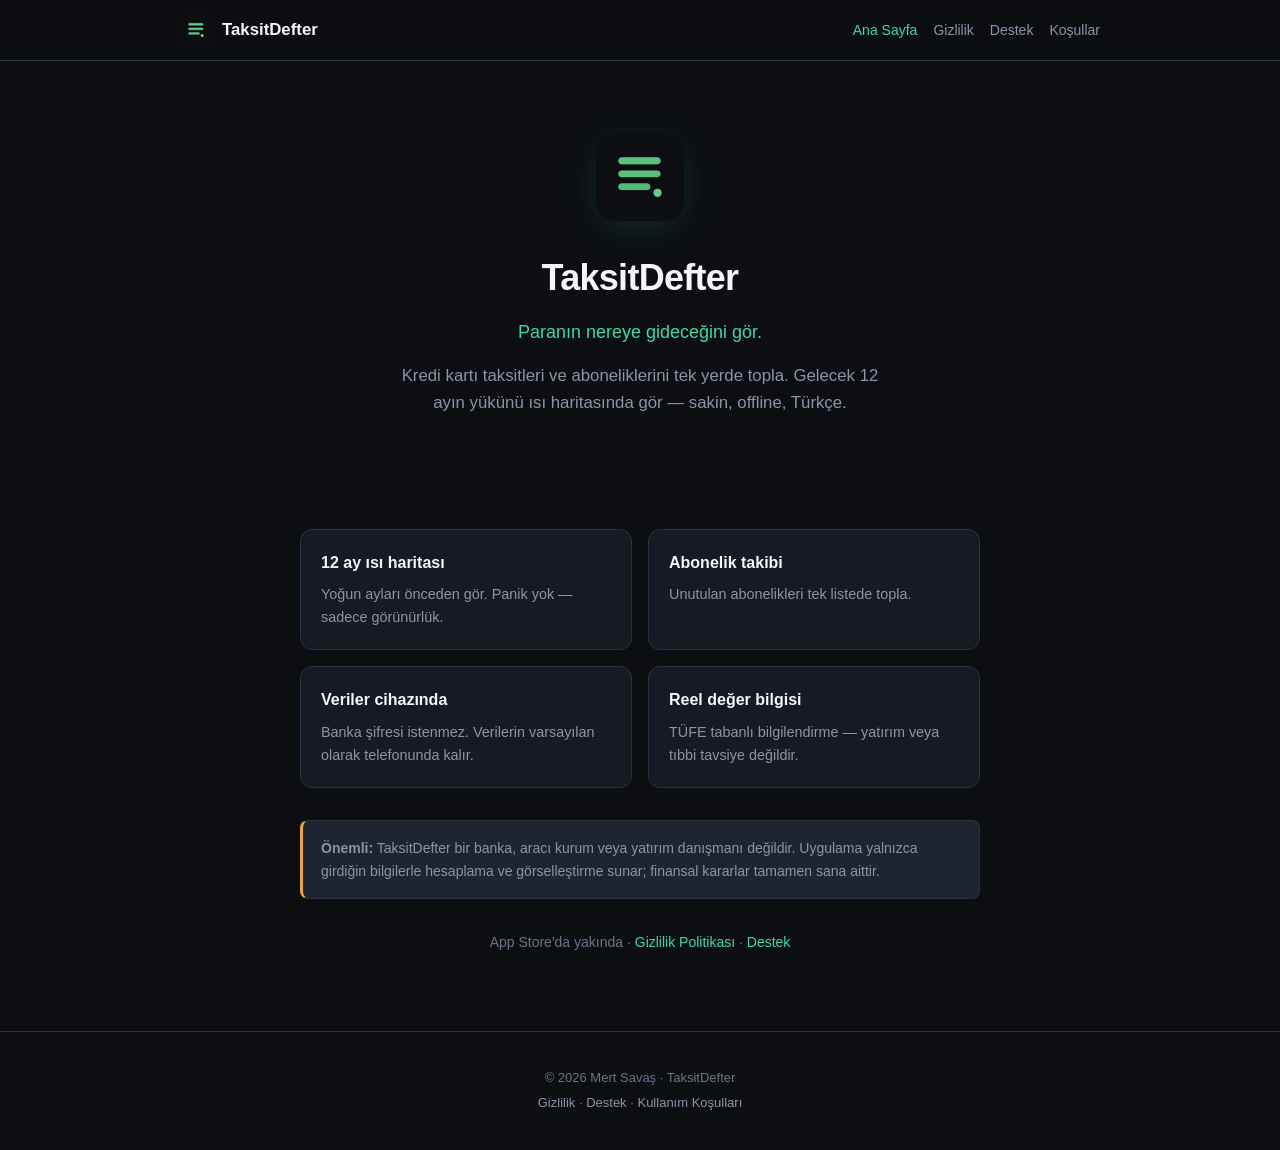
<file: index.html>
<!DOCTYPE html>
<html lang="tr">
  <head>
    <meta charset="utf-8" />
    <meta name="viewport" content="width=device-width, initial-scale=1" />
    <meta
      name="description"
      content="TaksitDefter — kredi kartı taksitleri ve aboneliklerini 12 ay gör. Sakin, offline finans takibi."
    />
    <meta property="og:title" content="TaksitDefter — Paranın nereye gideceğini gör" />
    <meta
      property="og:description"
      content="Kredi kartı taksitleri ve aboneliklerini tek yerde topla. Offline, Türkçe, banka bağlantısı yok."
    />
    <meta property="og:type" content="website" />
    <meta property="og:url" content="https://taksitdefter.app/" />
    <meta property="og:image" content="https://mertsavas97-spec.github.io/taksitdefter.app/assets/img/icon-512.png" />
    <meta name="theme-color" content="#0c0e12" />
    <title>TaksitDefter — Paranın nereye gideceğini gör</title>
    <link rel="icon" href="/assets/img/favicon.png" type="image/png" sizes="32x32" />
    <link rel="apple-touch-icon" href="/assets/img/apple-touch-icon.png" sizes="180x180" />
    <link rel="stylesheet" href="/assets/css/site.css" />
  </head>
  <body>
    <header class="site-header">
      <div class="site-header-inner">
        <a class="brand" href="/">
          <img src="/assets/img/favicon.png" width="32" height="32" alt="" />
          TaksitDefter
        </a>
        <nav class="nav" aria-label="Ana menü">
          <a href="/" aria-current="page">Ana Sayfa</a>
          <a href="/gizlilik/">Gizlilik</a>
          <a href="/destek/">Destek</a>
          <a href="/kullanim-kosullari/">Koşullar</a>
        </nav>
      </div>
    </header>

    <main>
      <section class="hero">
        <img class="hero-icon" src="/assets/img/icon.png" width="88" height="88" alt="TaksitDefter uygulama ikonu" />
        <h1>TaksitDefter</h1>
        <p class="tagline">Paranın nereye gideceğini gör.</p>
        <p class="lead">
          Kredi kartı taksitleri ve aboneliklerini tek yerde topla. Gelecek 12 ayın yükünü ısı haritasında gör —
          sakin, offline, Türkçe.
        </p>
      </section>

      <div class="card-grid">
        <article class="card">
          <h3>12 ay ısı haritası</h3>
          <p>Yoğun ayları önceden gör. Panik yok — sadece görünürlük.</p>
        </article>
        <article class="card">
          <h3>Abonelik takibi</h3>
          <p>Unutulan abonelikleri tek listede topla.</p>
        </article>
        <article class="card">
          <h3>Veriler cihazında</h3>
          <p>Banka şifresi istenmez. Verilerin varsayılan olarak telefonunda kalır.</p>
        </article>
        <article class="card">
          <h3>Reel değer bilgisi</h3>
          <p>TÜFE tabanlı bilgilendirme — yatırım veya tıbbi tavsiye değildir.</p>
        </article>
      </div>

      <aside class="disclaimer-banner" role="note">
        <strong>Önemli:</strong> TaksitDefter bir banka, aracı kurum veya yatırım danışmanı değildir. Uygulama
        yalnızca girdiğin bilgilerle hesaplama ve görselleştirme sunar; finansal kararlar tamamen sana aittir.
      </aside>

      <p style="text-align: center; color: var(--text-muted); font-size: 0.875rem">
        App Store'da yakında ·
        <a href="/gizlilik/">Gizlilik Politikası</a> ·
        <a href="/destek/">Destek</a>
      </p>
    </main>

    <footer class="site-footer">
      <p>© 2026 Mert Savaş · TaksitDefter</p>
      <p>
        <a href="/gizlilik/">Gizlilik</a> ·
        <a href="/destek/">Destek</a> ·
        <a href="/kullanim-kosullari/">Kullanım Koşulları</a>
      </p>
    </footer>
  </body>
</html>
</file>
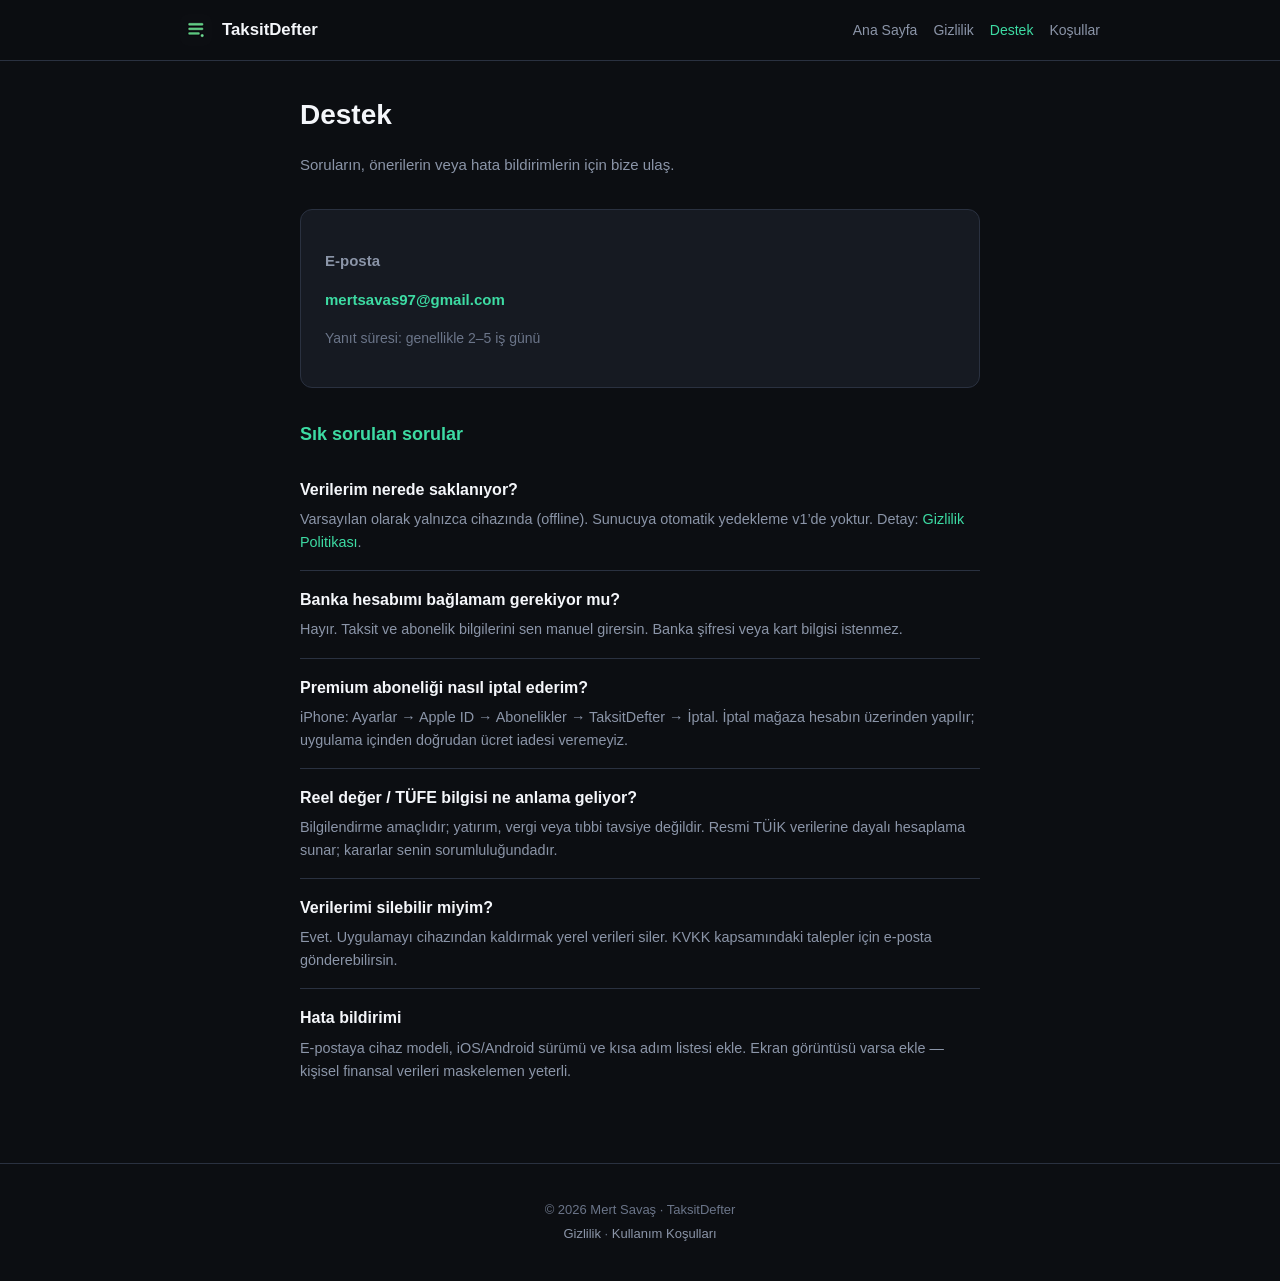
<file: destek/index.html>
<!DOCTYPE html>
<html lang="tr">
  <head>
    <meta charset="utf-8" />
    <meta name="viewport" content="width=device-width, initial-scale=1" />
    <meta name="description" content="TaksitDefter destek ve iletişim." />
    <title>Destek — TaksitDefter</title>
    <link rel="icon" href="/assets/img/favicon.png" type="image/png" sizes="32x32" />
    <link rel="apple-touch-icon" href="/assets/img/apple-touch-icon.png" sizes="180x180" />
    <link rel="stylesheet" href="/assets/css/site.css" />
  </head>
  <body>
    <header class="site-header">
      <div class="site-header-inner">
        <a class="brand" href="/">
          <img src="/assets/img/favicon.png" width="32" height="32" alt="" />
          TaksitDefter
        </a>
        <nav class="nav" aria-label="Ana menü">
          <a href="/">Ana Sayfa</a>
          <a href="/gizlilik/">Gizlilik</a>
          <a href="/destek/" aria-current="page">Destek</a>
          <a href="/kullanim-kosullari/">Koşullar</a>
        </nav>
      </div>
    </header>

    <main class="legal-doc">
      <h1>Destek</h1>
      <p class="legal-meta">Soruların, önerilerin veya hata bildirimlerin için bize ulaş.</p>

      <div class="contact-box">
        <p><strong>E-posta</strong></p>
        <p><a href="mailto:mertsavas97@gmail.com">mertsavas97@gmail.com</a></p>
        <p style="margin-top: 0.75rem; font-size: 0.875rem; color: var(--text-muted)">
          Yanıt süresi: genellikle 2–5 iş günü
        </p>
      </div>

      <h2>Sık sorulan sorular</h2>

      <div class="faq-item">
        <strong>Verilerim nerede saklanıyor?</strong>
        <p>
          Varsayılan olarak yalnızca cihazında (offline). Sunucuya otomatik yedekleme v1’de yoktur. Detay:
          <a href="/gizlilik/">Gizlilik Politikası</a>.
        </p>
      </div>

      <div class="faq-item">
        <strong>Banka hesabımı bağlamam gerekiyor mu?</strong>
        <p>Hayır. Taksit ve abonelik bilgilerini sen manuel girersin. Banka şifresi veya kart bilgisi istenmez.</p>
      </div>

      <div class="faq-item">
        <strong>Premium aboneliği nasıl iptal ederim?</strong>
        <p>
          iPhone: Ayarlar → Apple ID → Abonelikler → TaksitDefter → İptal. İptal mağaza hesabın üzerinden yapılır;
          uygulama içinden doğrudan ücret iadesi veremeyiz.
        </p>
      </div>

      <div class="faq-item">
        <strong>Reel değer / TÜFE bilgisi ne anlama geliyor?</strong>
        <p>
          Bilgilendirme amaçlıdır; yatırım, vergi veya tıbbi tavsiye değildir. Resmi TÜİK verilerine dayalı
          hesaplama sunar; kararlar senin sorumluluğundadır.
        </p>
      </div>

      <div class="faq-item">
        <strong>Verilerimi silebilir miyim?</strong>
        <p>
          Evet. Uygulamayı cihazından kaldırmak yerel verileri siler. KVKK kapsamındaki talepler için e-posta
          gönderebilirsin.
        </p>
      </div>

      <div class="faq-item">
        <strong>Hata bildirimi</strong>
        <p>
          E-postaya cihaz modeli, iOS/Android sürümü ve kısa adım listesi ekle. Ekran görüntüsü varsa ekle — kişisel
          finansal verileri maskelemen yeterli.
        </p>
      </div>
    </main>

    <footer class="site-footer">
      <p>© 2026 Mert Savaş · TaksitDefter</p>
      <p><a href="/gizlilik/">Gizlilik</a> · <a href="/kullanim-kosullari/">Kullanım Koşulları</a></p>
    </footer>
  </body>
</html>
</file>
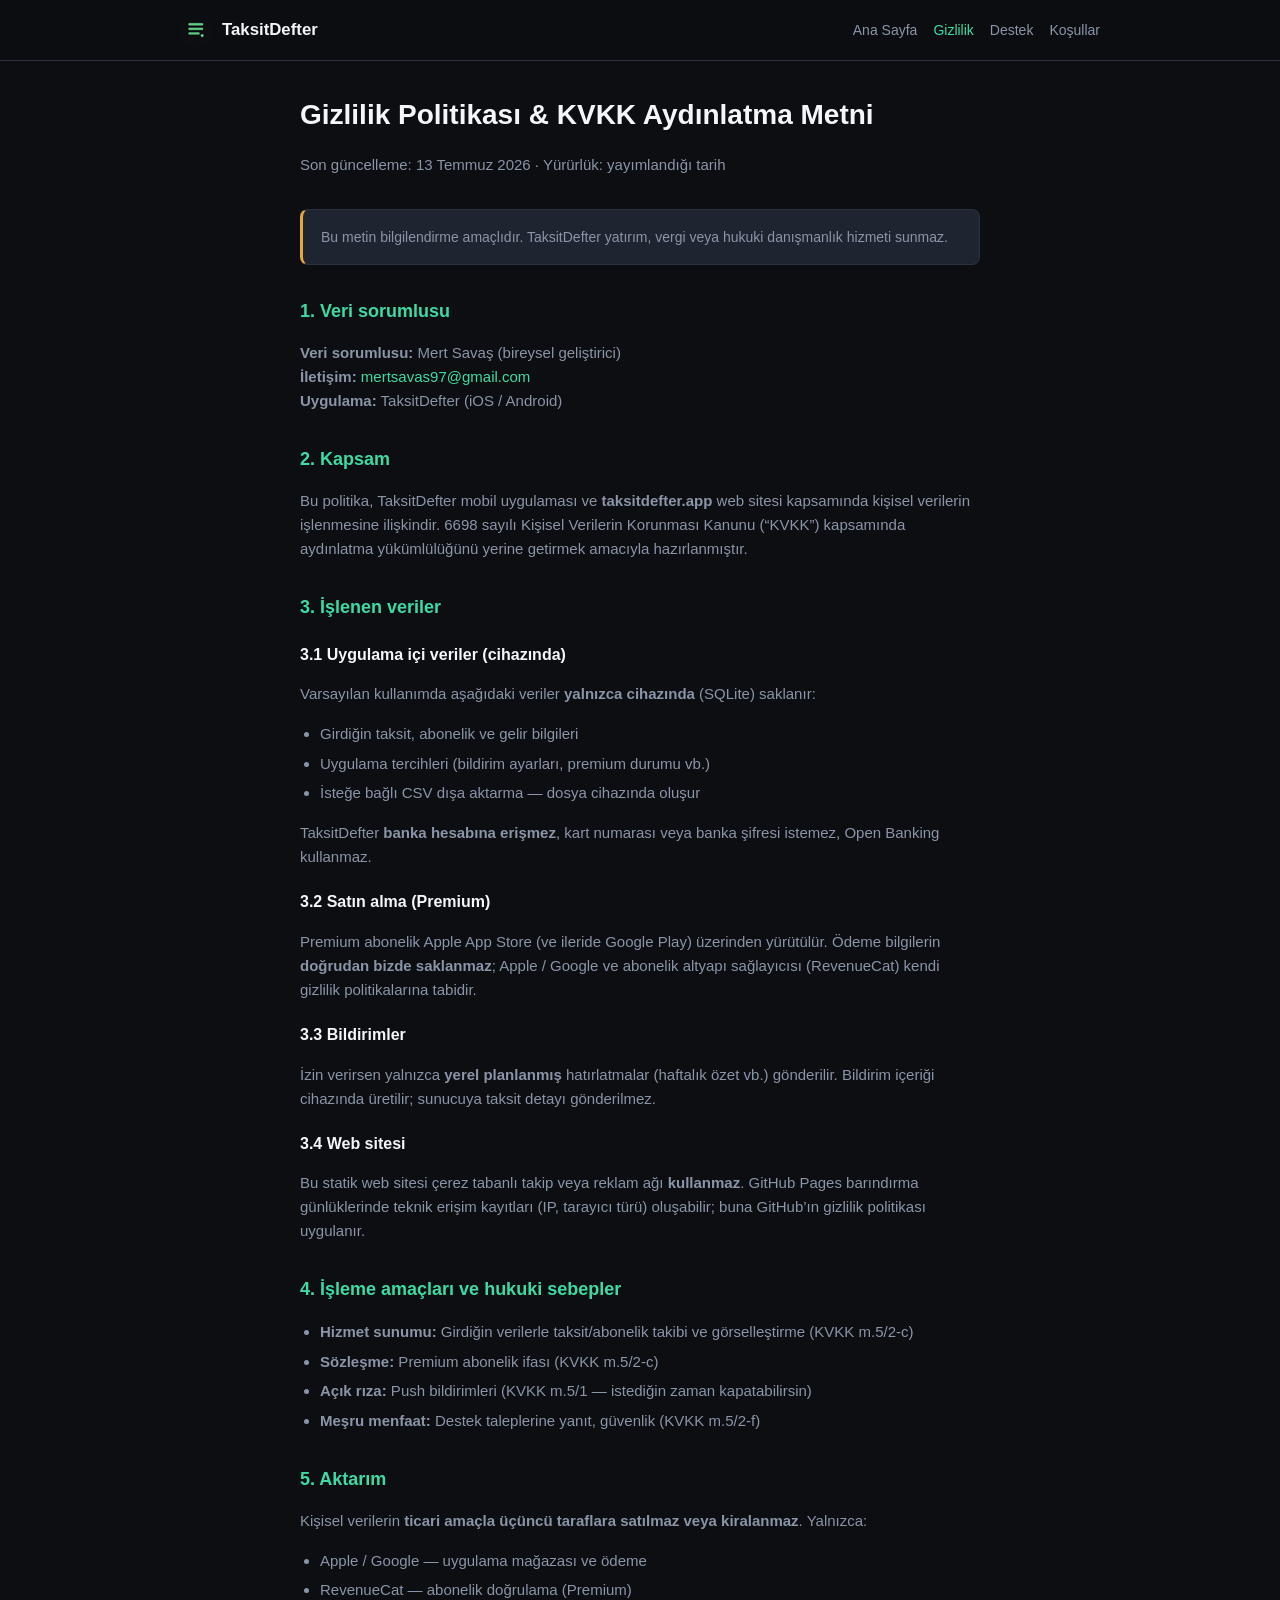
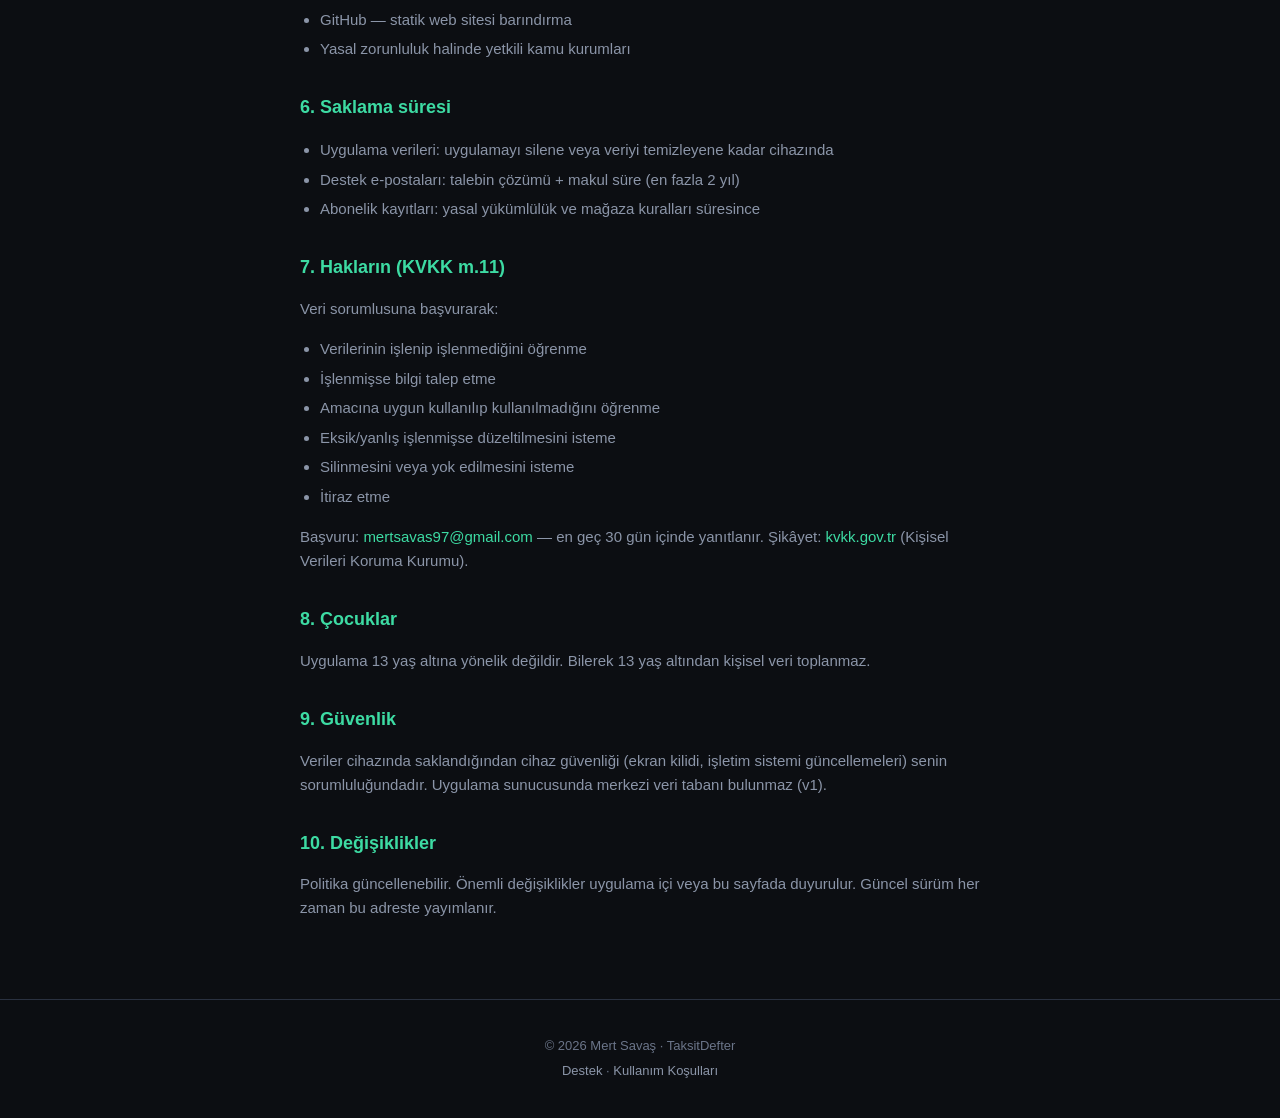
<file: gizlilik/index.html>
<!DOCTYPE html>
<html lang="tr">
  <head>
    <meta charset="utf-8" />
    <meta name="viewport" content="width=device-width, initial-scale=1" />
    <meta name="description" content="TaksitDefter gizlilik politikası ve KVKK aydınlatma metni." />
    <title>Gizlilik Politikası — TaksitDefter</title>
    <link rel="icon" href="/assets/img/favicon.png" type="image/png" sizes="32x32" />
    <link rel="apple-touch-icon" href="/assets/img/apple-touch-icon.png" sizes="180x180" />
    <link rel="stylesheet" href="/assets/css/site.css" />
  </head>
  <body>
    <header class="site-header">
      <div class="site-header-inner">
        <a class="brand" href="/">
          <img src="/assets/img/favicon.png" width="32" height="32" alt="" />
          TaksitDefter
        </a>
        <nav class="nav" aria-label="Ana menü">
          <a href="/">Ana Sayfa</a>
          <a href="/gizlilik/" aria-current="page">Gizlilik</a>
          <a href="/destek/">Destek</a>
          <a href="/kullanim-kosullari/">Koşullar</a>
        </nav>
      </div>
    </header>

    <main class="legal-doc">
      <h1>Gizlilik Politikası &amp; KVKK Aydınlatma Metni</h1>
      <p class="legal-meta">Son güncelleme: 13 Temmuz 2026 · Yürürlük: yayımlandığı tarih</p>

      <aside class="disclaimer-banner" role="note">
        Bu metin bilgilendirme amaçlıdır. TaksitDefter yatırım, vergi veya hukuki danışmanlık hizmeti sunmaz.
      </aside>

      <h2>1. Veri sorumlusu</h2>
      <p>
        <strong>Veri sorumlusu:</strong> Mert Savaş (bireysel geliştirici)<br />
        <strong>İletişim:</strong> <a href="mailto:mertsavas97@gmail.com">mertsavas97@gmail.com</a><br />
        <strong>Uygulama:</strong> TaksitDefter (iOS / Android)
      </p>

      <h2>2. Kapsam</h2>
      <p>
        Bu politika, TaksitDefter mobil uygulaması ve <strong>taksitdefter.app</strong> web sitesi kapsamında
        kişisel verilerin işlenmesine ilişkindir. 6698 sayılı Kişisel Verilerin Korunması Kanunu (“KVKK”) kapsamında
        aydınlatma yükümlülüğünü yerine getirmek amacıyla hazırlanmıştır.
      </p>

      <h2>3. İşlenen veriler</h2>
      <h3>3.1 Uygulama içi veriler (cihazında)</h3>
      <p>Varsayılan kullanımda aşağıdaki veriler <strong>yalnızca cihazında</strong> (SQLite) saklanır:</p>
      <ul>
        <li>Girdiğin taksit, abonelik ve gelir bilgileri</li>
        <li>Uygulama tercihleri (bildirim ayarları, premium durumu vb.)</li>
        <li>İsteğe bağlı CSV dışa aktarma — dosya cihazında oluşur</li>
      </ul>
      <p>
        TaksitDefter <strong>banka hesabına erişmez</strong>, kart numarası veya banka şifresi istemez, Open Banking
        kullanmaz.
      </p>

      <h3>3.2 Satın alma (Premium)</h3>
      <p>
        Premium abonelik Apple App Store (ve ileride Google Play) üzerinden yürütülür. Ödeme bilgilerin
        <strong>doğrudan bizde saklanmaz</strong>; Apple / Google ve abonelik altyapı sağlayıcısı
        (RevenueCat) kendi gizlilik politikalarına tabidir.
      </p>

      <h3>3.3 Bildirimler</h3>
      <p>
        İzin verirsen yalnızca <strong>yerel planlanmış</strong> hatırlatmalar (haftalık özet vb.) gönderilir.
        Bildirim içeriği cihazında üretilir; sunucuya taksit detayı gönderilmez.
      </p>

      <h3>3.4 Web sitesi</h3>
      <p>
        Bu statik web sitesi çerez tabanlı takip veya reklam ağı <strong>kullanmaz</strong>. GitHub Pages barındırma
        günlüklerinde teknik erişim kayıtları (IP, tarayıcı türü) oluşabilir; buna GitHub’ın gizlilik politikası
        uygulanır.
      </p>

      <h2>4. İşleme amaçları ve hukuki sebepler</h2>
      <ul>
        <li><strong>Hizmet sunumu:</strong> Girdiğin verilerle taksit/abonelik takibi ve görselleştirme (KVKK m.5/2-c)</li>
        <li><strong>Sözleşme:</strong> Premium abonelik ifası (KVKK m.5/2-c)</li>
        <li><strong>Açık rıza:</strong> Push bildirimleri (KVKK m.5/1 — istediğin zaman kapatabilirsin)</li>
        <li><strong>Meşru menfaat:</strong> Destek taleplerine yanıt, güvenlik (KVKK m.5/2-f)</li>
      </ul>

      <h2>5. Aktarım</h2>
      <p>
        Kişisel verilerin <strong>ticari amaçla üçüncü taraflara satılmaz veya kiralanmaz</strong>. Yalnızca:
      </p>
      <ul>
        <li>Apple / Google — uygulama mağazası ve ödeme</li>
        <li>RevenueCat — abonelik doğrulama (Premium)</li>
        <li>GitHub — statik web sitesi barındırma</li>
        <li>Yasal zorunluluk halinde yetkili kamu kurumları</li>
      </ul>

      <h2>6. Saklama süresi</h2>
      <ul>
        <li>Uygulama verileri: uygulamayı silene veya veriyi temizleyene kadar cihazında</li>
        <li>Destek e-postaları: talebin çözümü + makul süre (en fazla 2 yıl)</li>
        <li>Abonelik kayıtları: yasal yükümlülük ve mağaza kuralları süresince</li>
      </ul>

      <h2>7. Hakların (KVKK m.11)</h2>
      <p>Veri sorumlusuna başvurarak:</p>
      <ul>
        <li>Verilerinin işlenip işlenmediğini öğrenme</li>
        <li>İşlenmişse bilgi talep etme</li>
        <li>Amacına uygun kullanılıp kullanılmadığını öğrenme</li>
        <li>Eksik/yanlış işlenmişse düzeltilmesini isteme</li>
        <li>Silinmesini veya yok edilmesini isteme</li>
        <li>İtiraz etme</li>
      </ul>
      <p>
        Başvuru: <a href="mailto:mertsavas97@gmail.com">mertsavas97@gmail.com</a> — en geç 30 gün içinde yanıtlanır.
        Şikâyet: <a href="https://www.kvkk.gov.tr" rel="noopener noreferrer">kvkk.gov.tr</a> (Kişisel Verileri Koruma Kurumu).
      </p>

      <h2>8. Çocuklar</h2>
      <p>
        Uygulama 13 yaş altına yönelik değildir. Bilerek 13 yaş altından kişisel veri toplanmaz.
      </p>

      <h2>9. Güvenlik</h2>
      <p>
        Veriler cihazında saklandığından cihaz güvenliği (ekran kilidi, işletim sistemi güncellemeleri) senin
        sorumluluğundadır. Uygulama sunucusunda merkezi veri tabanı bulunmaz (v1).
      </p>

      <h2>10. Değişiklikler</h2>
      <p>
        Politika güncellenebilir. Önemli değişiklikler uygulama içi veya bu sayfada duyurulur. Güncel sürüm her zaman
        bu adreste yayımlanır.
      </p>
    </main>

    <footer class="site-footer">
      <p>© 2026 Mert Savaş · TaksitDefter</p>
      <p><a href="/destek/">Destek</a> · <a href="/kullanim-kosullari/">Kullanım Koşulları</a></p>
    </footer>
  </body>
</html>
</file>
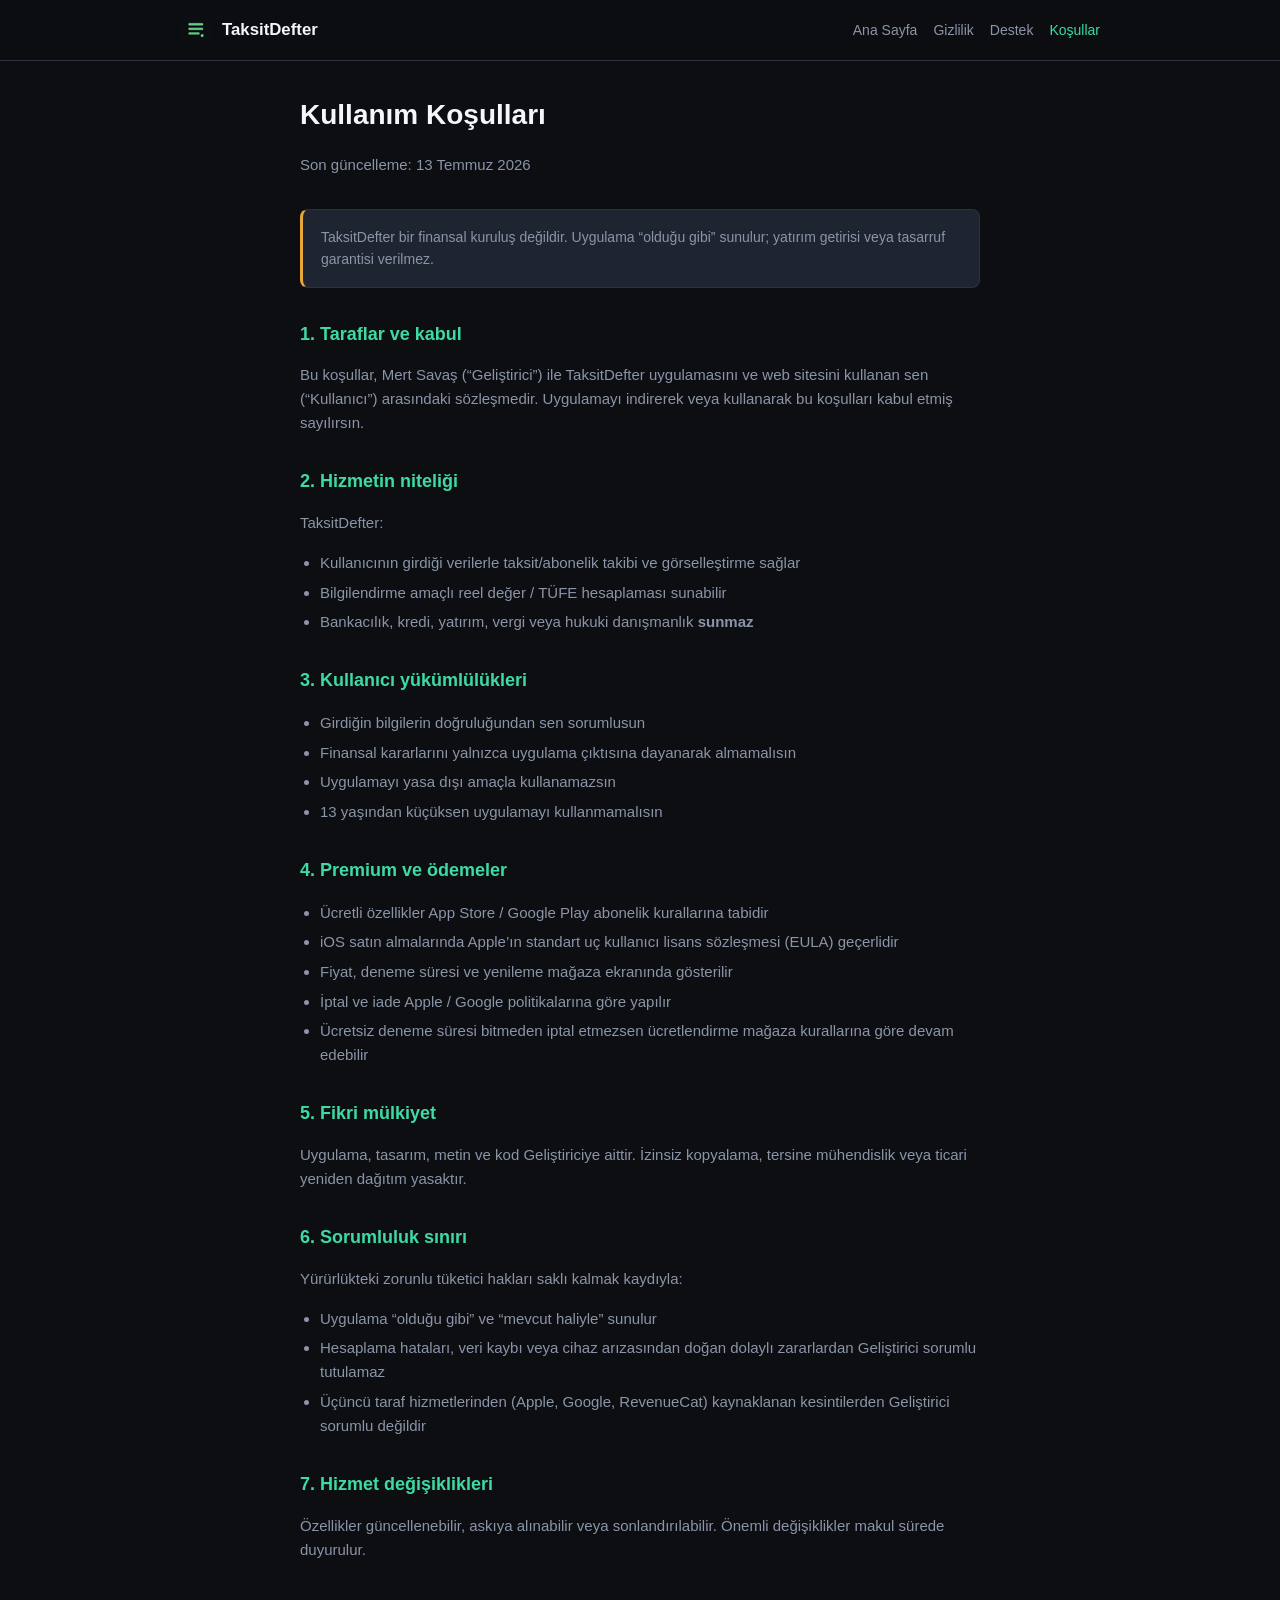
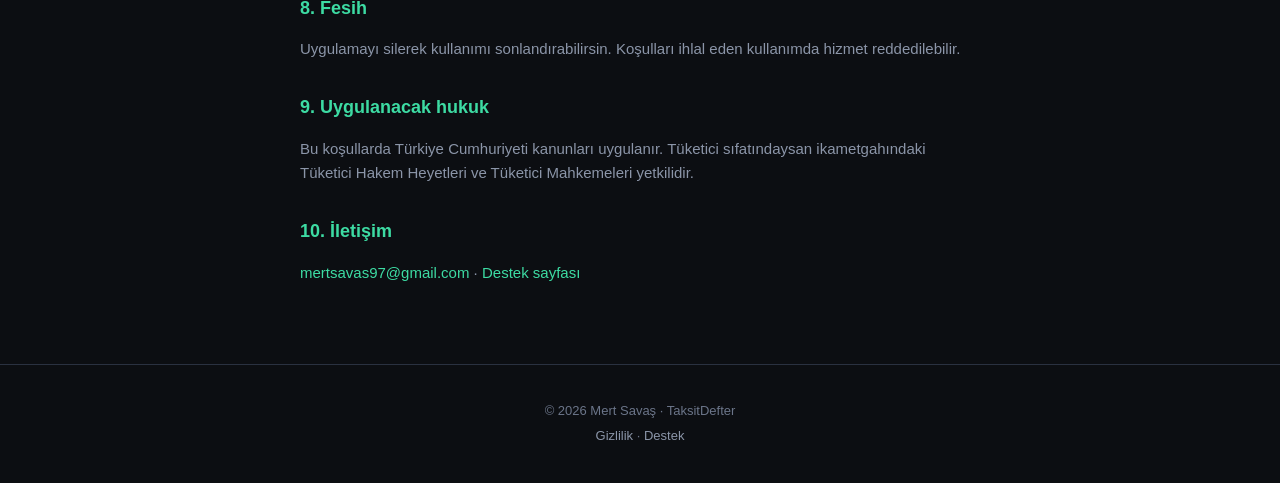
<file: kullanim-kosullari/index.html>
<!DOCTYPE html>
<html lang="tr">
  <head>
    <meta charset="utf-8" />
    <meta name="viewport" content="width=device-width, initial-scale=1" />
    <meta name="description" content="TaksitDefter kullanım koşulları." />
    <title>Kullanım Koşulları — TaksitDefter</title>
    <link rel="icon" href="/assets/img/favicon.png" type="image/png" sizes="32x32" />
    <link rel="apple-touch-icon" href="/assets/img/apple-touch-icon.png" sizes="180x180" />
    <link rel="stylesheet" href="/assets/css/site.css" />
  </head>
  <body>
    <header class="site-header">
      <div class="site-header-inner">
        <a class="brand" href="/">
          <img src="/assets/img/favicon.png" width="32" height="32" alt="" />
          TaksitDefter
        </a>
        <nav class="nav" aria-label="Ana menü">
          <a href="/">Ana Sayfa</a>
          <a href="/gizlilik/">Gizlilik</a>
          <a href="/destek/">Destek</a>
          <a href="/kullanim-kosullari/" aria-current="page">Koşullar</a>
        </nav>
      </div>
    </header>

    <main class="legal-doc">
      <h1>Kullanım Koşulları</h1>
      <p class="legal-meta">Son güncelleme: 13 Temmuz 2026</p>

      <aside class="disclaimer-banner" role="note">
        TaksitDefter bir finansal kuruluş değildir. Uygulama “olduğu gibi” sunulur; yatırım getirisi veya tasarruf
        garantisi verilmez.
      </aside>

      <h2>1. Taraflar ve kabul</h2>
      <p>
        Bu koşullar, Mert Savaş (“Geliştirici”) ile TaksitDefter uygulamasını ve web sitesini kullanan sen (“Kullanıcı”)
        arasındaki sözleşmedir. Uygulamayı indirerek veya kullanarak bu koşulları kabul etmiş sayılırsın.
      </p>

      <h2>2. Hizmetin niteliği</h2>
      <p>TaksitDefter:</p>
      <ul>
        <li>Kullanıcının girdiği verilerle taksit/abonelik takibi ve görselleştirme sağlar</li>
        <li>Bilgilendirme amaçlı reel değer / TÜFE hesaplaması sunabilir</li>
        <li>Bankacılık, kredi, yatırım, vergi veya hukuki danışmanlık <strong>sunmaz</strong></li>
      </ul>

      <h2>3. Kullanıcı yükümlülükleri</h2>
      <ul>
        <li>Girdiğin bilgilerin doğruluğundan sen sorumlusun</li>
        <li>Finansal kararlarını yalnızca uygulama çıktısına dayanarak almamalısın</li>
        <li>Uygulamayı yasa dışı amaçla kullanamazsın</li>
        <li>13 yaşından küçüksen uygulamayı kullanmamalısın</li>
      </ul>

      <h2>4. Premium ve ödemeler</h2>
      <ul>
        <li>Ücretli özellikler App Store / Google Play abonelik kurallarına tabidir</li>
        <li>iOS satın almalarında Apple’ın standart uç kullanıcı lisans sözleşmesi (EULA) geçerlidir</li>
        <li>Fiyat, deneme süresi ve yenileme mağaza ekranında gösterilir</li>
        <li>İptal ve iade Apple / Google politikalarına göre yapılır</li>
        <li>Ücretsiz deneme süresi bitmeden iptal etmezsen ücretlendirme mağaza kurallarına göre devam edebilir</li>
      </ul>

      <h2>5. Fikri mülkiyet</h2>
      <p>
        Uygulama, tasarım, metin ve kod Geliştiriciye aittir. İzinsiz kopyalama, tersine mühendislik veya ticari
        yeniden dağıtım yasaktır.
      </p>

      <h2>6. Sorumluluk sınırı</h2>
      <p>Yürürlükteki zorunlu tüketici hakları saklı kalmak kaydıyla:</p>
      <ul>
        <li>Uygulama “olduğu gibi” ve “mevcut haliyle” sunulur</li>
        <li>Hesaplama hataları, veri kaybı veya cihaz arızasından doğan dolaylı zararlardan Geliştirici sorumlu tutulamaz</li>
        <li>Üçüncü taraf hizmetlerinden (Apple, Google, RevenueCat) kaynaklanan kesintilerden Geliştirici sorumlu değildir</li>
      </ul>

      <h2>7. Hizmet değişiklikleri</h2>
      <p>
        Özellikler güncellenebilir, askıya alınabilir veya sonlandırılabilir. Önemli değişiklikler makul sürede
        duyurulur.
      </p>

      <h2>8. Fesih</h2>
      <p>
        Uygulamayı silerek kullanımı sonlandırabilirsin. Koşulları ihlal eden kullanımda hizmet reddedilebilir.
      </p>

      <h2>9. Uygulanacak hukuk</h2>
      <p>
        Bu koşullarda Türkiye Cumhuriyeti kanunları uygulanır. Tüketici sıfatındaysan ikametgahındaki Tüketici Hakem
        Heyetleri ve Tüketici Mahkemeleri yetkilidir.
      </p>

      <h2>10. İletişim</h2>
      <p>
        <a href="mailto:mertsavas97@gmail.com">mertsavas97@gmail.com</a> ·
        <a href="/destek/">Destek sayfası</a>
      </p>
    </main>

    <footer class="site-footer">
      <p>© 2026 Mert Savaş · TaksitDefter</p>
      <p><a href="/gizlilik/">Gizlilik</a> · <a href="/destek/">Destek</a></p>
    </footer>
  </body>
</html>
</file>
<file: assets/css/site.css>
/* TaksitDefter — marketing site (App Store / KVKK) */
:root {
  --canvas: #0c0e12;
  --surface: #161a22;
  --surface-elevated: #1e2430;
  --border: #2a3140;
  --text: #f4f6fa;
  --text-secondary: #8b95a8;
  --text-muted: #6b7589;
  --accent: #3ddba3;
  --accent-warm: #e8a838;
  --max: 720px;
  --font: -apple-system, BlinkMacSystemFont, 'Segoe UI', Roboto, 'Helvetica Neue', sans-serif;
}

*,
*::before,
*::after {
  box-sizing: border-box;
}

html {
  scroll-behavior: smooth;
}

body {
  margin: 0;
  font-family: var(--font);
  background: var(--canvas);
  color: var(--text);
  line-height: 1.6;
  -webkit-font-smoothing: antialiased;
  min-height: 100vh;
}

a {
  color: var(--accent);
  text-decoration: none;
}

a:hover {
  text-decoration: underline;
}

.site-header {
  position: sticky;
  top: 0;
  z-index: 100;
  background: rgba(12, 14, 18, 0.92);
  backdrop-filter: blur(12px);
  border-bottom: 1px solid var(--border);
}

.site-header-inner {
  max-width: 960px;
  margin: 0 auto;
  padding: 0.875rem 1.25rem;
  display: flex;
  align-items: center;
  justify-content: space-between;
  gap: 1rem;
}

.brand {
  display: flex;
  align-items: center;
  gap: 0.625rem;
  color: var(--text);
  text-decoration: none;
  font-weight: 700;
  font-size: 1.05rem;
}

.brand:hover {
  text-decoration: none;
}

.brand img {
  width: 32px;
  height: 32px;
  border-radius: 8px;
}

.nav {
  display: flex;
  flex-wrap: wrap;
  gap: 0.25rem 1rem;
  font-size: 0.875rem;
}

.nav a {
  color: var(--text-secondary);
  text-decoration: none;
  padding: 0.25rem 0;
}

.nav a:hover,
.nav a[aria-current='page'] {
  color: var(--accent);
}

main {
  max-width: var(--max);
  margin: 0 auto;
  padding: 2rem 1.25rem 4rem;
}

.hero {
  text-align: center;
  padding: 2.5rem 0 3rem;
}

.hero-icon {
  width: 88px;
  height: 88px;
  border-radius: 20px;
  margin-bottom: 1.25rem;
  box-shadow: 0 8px 32px rgba(61, 219, 163, 0.12);
}

.hero h1 {
  font-size: clamp(1.75rem, 5vw, 2.25rem);
  font-weight: 700;
  margin: 0 0 0.75rem;
  letter-spacing: -0.02em;
}

.tagline {
  font-size: 1.125rem;
  color: var(--accent);
  margin: 0 0 1rem;
  font-weight: 500;
}

.lead {
  color: var(--text-secondary);
  font-size: 1.05rem;
  max-width: 32rem;
  margin: 0 auto 2rem;
}

.card-grid {
  display: grid;
  gap: 1rem;
  margin: 2rem 0;
}

@media (min-width: 560px) {
  .card-grid {
    grid-template-columns: repeat(2, 1fr);
  }
}

.card {
  background: var(--surface);
  border: 1px solid var(--border);
  border-radius: 12px;
  padding: 1.25rem;
}

.card h3 {
  margin: 0 0 0.5rem;
  font-size: 1rem;
  color: var(--text);
}

.card p {
  margin: 0;
  font-size: 0.9rem;
  color: var(--text-secondary);
}

.disclaimer-banner {
  background: var(--surface-elevated);
  border: 1px solid var(--border);
  border-left: 3px solid var(--accent-warm);
  border-radius: 8px;
  padding: 1rem 1.125rem;
  font-size: 0.875rem;
  color: var(--text-secondary);
  margin: 2rem 0;
}

.legal-doc h1 {
  font-size: 1.75rem;
  margin: 0 0 0.5rem;
}

.legal-meta {
  color: var(--text-muted);
  font-size: 0.875rem;
  margin-bottom: 2rem;
}

.legal-doc h2 {
  font-size: 1.125rem;
  margin: 2rem 0 0.75rem;
  color: var(--accent);
}

.legal-doc h3 {
  font-size: 1rem;
  margin: 1.25rem 0 0.5rem;
}

.legal-doc p,
.legal-doc li {
  color: var(--text-secondary);
  font-size: 0.9375rem;
}

.legal-doc ul {
  padding-left: 1.25rem;
}

.legal-doc li {
  margin-bottom: 0.35rem;
}

.contact-box {
  background: var(--surface);
  border: 1px solid var(--border);
  border-radius: 12px;
  padding: 1.5rem;
  margin: 1.5rem 0;
}

.contact-box a {
  font-weight: 600;
}

.faq-item {
  border-bottom: 1px solid var(--border);
  padding: 1rem 0;
}

.faq-item:last-child {
  border-bottom: none;
}

.faq-item strong {
  display: block;
  color: var(--text);
  margin-bottom: 0.35rem;
}

.faq-item p {
  margin: 0;
  color: var(--text-secondary);
  font-size: 0.9rem;
}

.site-footer {
  border-top: 1px solid var(--border);
  padding: 2rem 1.25rem;
  text-align: center;
  color: var(--text-muted);
  font-size: 0.8125rem;
}

.site-footer p {
  margin: 0.25rem 0;
}

.site-footer a {
  color: var(--text-secondary);
}
</file>
